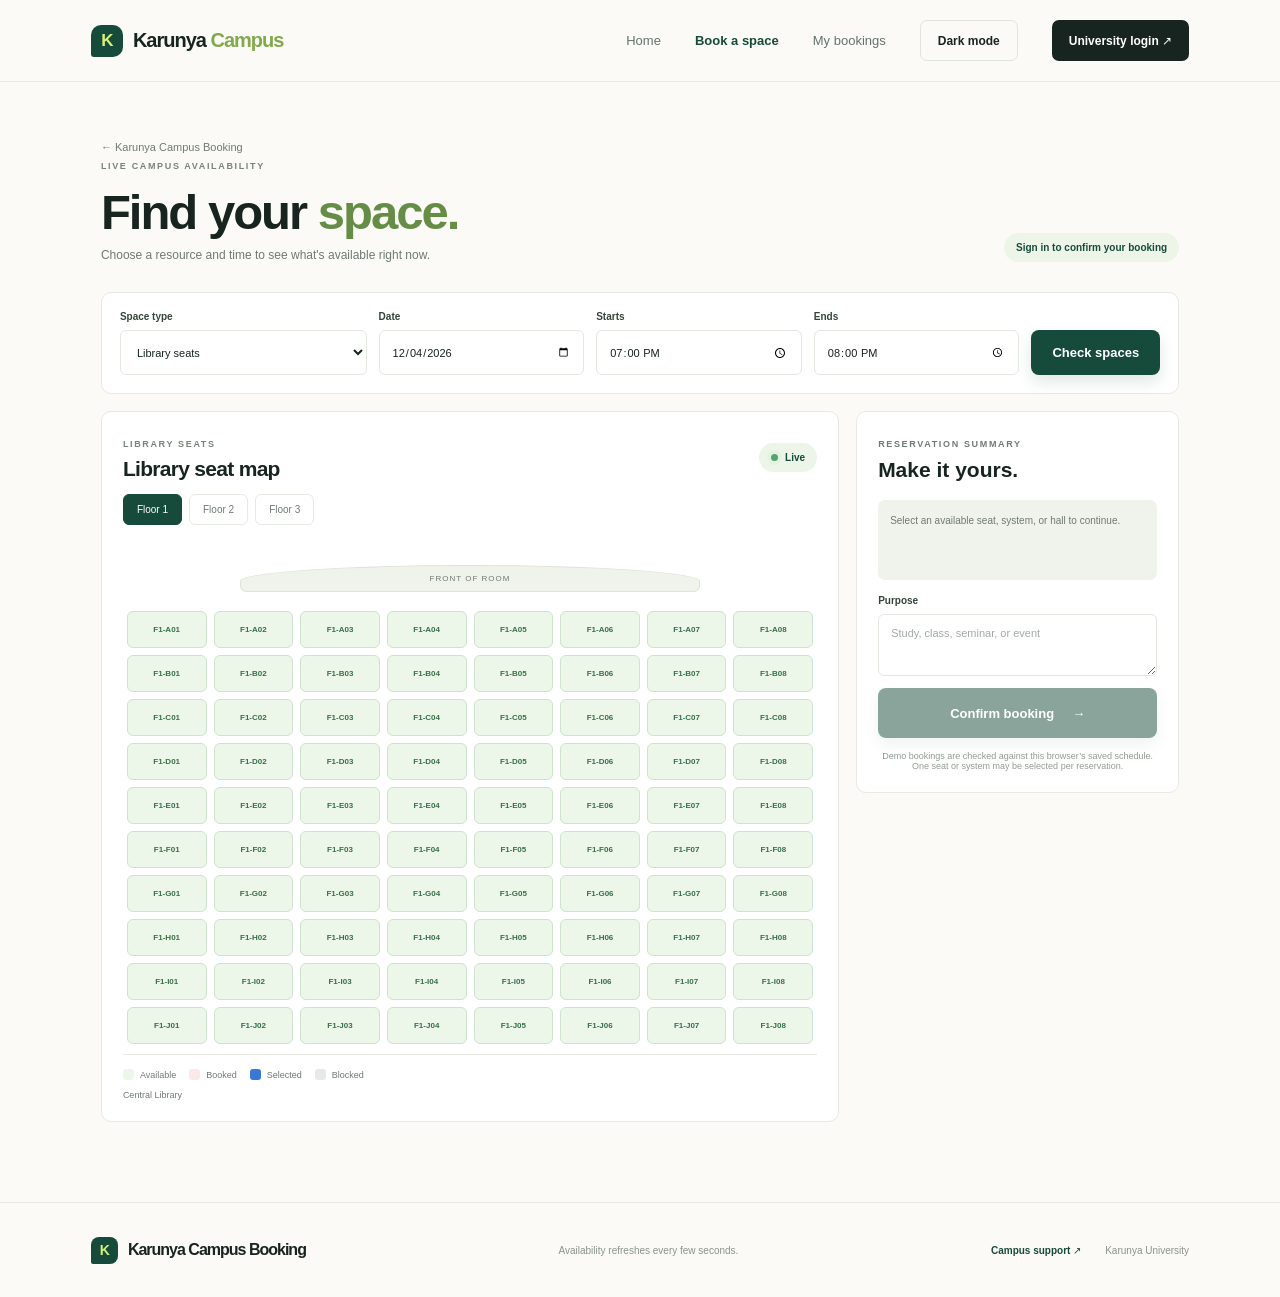
<file: campus-booking.html>
<!doctype html>
<html lang="en">
<head>
  <meta charset="utf-8">
  <meta name="viewport" content="width=device-width, initial-scale=1">
  <title>Reserve a Space — Karunya Campus Booking</title>
  <link rel="stylesheet" href="styles.css">
  <script src="demo.js" defer></script>
  <script src="karunya.js" defer></script>
</head>
<body data-karunya-page="booking">
  <header class="site-header karunya-header">
    <a class="brand" href="index.html"><span class="brand-mark">K</span><span>Karunya <span class="brand-dot">Campus</span></span></a>
    <button class="menu-toggle" type="button" aria-label="Open navigation" aria-expanded="false">☰</button>
    <nav class="site-nav" aria-label="Main navigation"><a class="nav-link" href="index.html">Home</a><a class="nav-link active" href="campus-booking.html">Book a space</a><a class="nav-link" href="karunya-dashboard.html">My bookings</a><a class="button button-small button-outline" data-theme-toggle href="#">Dark mode</a><a class="button button-small button-dark" data-user-link href="login.html">University login ↗</a></nav>
  </header>
  <main class="page-main campus-booking-main">
    <a class="back-link" href="index.html">← Karunya Campus Booking</a>
    <section class="page-heading"><div><span class="eyebrow">LIVE CAMPUS AVAILABILITY</span><h1>Find your <span class="text-accent">space.</span></h1><p>Choose a resource and time to see what's available right now.</p></div><div class="karunya-role-pill" data-role-pill>Sign in to book</div></section>
    <section class="campus-search-panel" aria-label="Booking time">
      <label class="form-field"><span>Space type</span><select id="campus-category"><option value="LIBRARY">Library seats</option><option value="COMPUTER_LAB">Computer labs</option><option value="SEMINAR_HALL">Seminar halls · Faculty</option></select></label>
      <label class="form-field"><span>Date</span><input id="campus-date" type="date" required></label>
      <label class="form-field"><span>Starts</span><input id="campus-start" type="time" value="10:00" required></label>
      <label class="form-field"><span>Ends</span><input id="campus-end" type="time" value="11:00" required></label>
      <button class="button button-primary" id="check-availability" type="button">Check spaces</button>
    </section>
    <p class="form-message" id="campus-message" role="status" aria-live="polite"></p>
    <section class="campus-selection-layout">
      <div class="campus-map-panel">
        <div class="card-heading"><div><span class="eyebrow" data-map-eyebrow>SELECT A FLOOR</span><h2 data-map-title>Library</h2></div><span class="live-indicator"><i></i> Live</span></div>
        <div class="floor-tabs" data-floor-tabs role="tablist" aria-label="Library floor"></div>
        <div class="facility-chooser" data-facilities></div>
        <div class="seat-map-scroll"><div class="seat-map" data-seat-map aria-live="polite"><div class="empty-state">Choose a date and time to load available spaces.</div></div></div>
        <div class="seat-legend" aria-label="Availability legend"><span><i class="seat-available"></i> Available</span><span><i class="seat-booked"></i> Booked</span><span><i class="seat-selected"></i> Selected</span><span><i class="seat-blocked"></i> Blocked</span></div>
        <p class="facility-details" data-facility-details></p>
      </div>
      <aside class="campus-book-panel">
        <span class="eyebrow">RESERVATION SUMMARY</span><h2>Make it yours.</h2>
        <div class="selection-summary" data-selection-summary><p>Select an available seat, system, or hall to continue.</p></div>
        <label class="form-field"><span>Purpose</span><textarea id="campus-purpose" rows="3" maxlength="500" placeholder="Study, class, seminar, or event" required></textarea></label>
        <label class="form-field" data-attendance-field hidden><span>Expected attendance</span><input id="campus-attendance" type="number" min="1" step="1" placeholder="Number of attendees"></label>
        <label class="form-field" data-repeat-field hidden><span>Weekly repeats</span><select id="campus-repeat"><option value="1">One-time booking</option><option value="2">2 weeks</option><option value="4">4 weeks</option><option value="8">8 weeks</option><option value="12">12 weeks</option></select></label>
        <button class="button button-primary button-full" id="confirm-campus-booking" type="button" disabled>Confirm booking <span>→</span></button>
        <p class="form-hint">Demo bookings are checked against this browser’s saved schedule. One seat or system may be selected per reservation.</p>
      </aside>
    </section>
    <dialog class="resource-dialog karunya-confirm-dialog" data-confirm-dialog><div data-confirm-content></div><button class="button button-primary button-full" data-close-confirm type="button">Done</button></dialog>
  </main>
  <footer class="site-footer"><a class="brand brand-footer" href="index.html"><span class="brand-mark">K</span><span>Karunya Campus Booking</span></a><p>Availability refreshes every few seconds.</p><div class="footer-contact"><a href="mailto:campus-support@example.edu">Campus support ↗</a><span>Karunya University</span></div></footer>
</body>
</html>
</file>
<file: styles.css>
:root {
  --ink: #17241f;
  --muted: #6f7a74;
  --paper: #fbfaf6;
  --white: #fff;
  --green: #164b3b;
  --green-dark: #10392e;
  --lime: #d7f276;
  --line: #e7e9e3;
  --soft: #f0f3eb;
  --coral: #e88466;
  --shadow: 0 18px 55px rgba(24, 49, 37, .09);
  font-family: "Aptos", "Segoe UI", sans-serif;
  color: var(--ink);
  background: var(--paper);
  font-synthesis: none;
  text-rendering: optimizeLegibility;
}
* { box-sizing: border-box; }
[hidden] { display: none !important; }
html { scroll-behavior: smooth; }
body { margin: 0; min-width: 320px; background: var(--paper); }
body, input, button, select, textarea { font-family: "Aptos", "Segoe UI", sans-serif; }
button, a, select { -webkit-tap-highlight-color: transparent; }
button { cursor: pointer; }
a { color: inherit; text-decoration: none; }
img { display: block; max-width: 100%; }
h1, h2, h3, p { margin-top: 0; }
h1, h2, h3, .brand { font-family: "Aptos Display", "Segoe UI", sans-serif; }
.sr-only { position: absolute; width: 1px; height: 1px; padding: 0; margin: -1px; overflow: hidden; clip: rect(0,0,0,0); white-space: nowrap; border: 0; }
.site-header { height: 82px; max-width: 1440px; padding: 0 7.1%; margin: auto; display: flex; align-items: center; justify-content: space-between; border-bottom: 1px solid rgba(27, 56, 42, .08); position: relative; z-index: 3; background: var(--paper); }
.brand { display: inline-flex; gap: 10px; align-items: center; font-family: "Aptos Display", "Segoe UI", sans-serif; font-size: 20px; font-weight: 800; letter-spacing: -1px; }
.brand-mark { width: 32px; height: 32px; display: grid; place-items: center; color: var(--lime); background: var(--green); border-radius: 10px 10px 10px 3px; font-size: 17px; }
.brand-dot { color: #82a94c; }
.site-nav { display: flex; align-items: center; gap: 34px; }
.demo-user-chip { max-width: 220px; overflow: hidden; color: var(--green); font-size: 11px; font-weight: 700; text-overflow: ellipsis; white-space: nowrap; }
.demo-mode-note { margin: 15px 0 0; color: var(--muted); font-size: 10px !important; }
.nav-link { font-size: 13px; color: #65726c; transition: color .2s ease; }
.nav-link:hover, .nav-link.active { color: var(--green); }
.nav-link.active { font-weight: 700; }
.button { border: 0; border-radius: 8px; min-height: 50px; display: inline-flex; align-items: center; justify-content: center; gap: 18px; padding: 0 21px; font-size: 13px; font-weight: 700; transition: transform .2s, background-color .2s, box-shadow .2s; }
.button:hover { transform: translateY(-2px); }
.button-primary { background: var(--green); color: #fff; box-shadow: 0 7px 16px rgba(22,75,59,.13); }
.button-primary:hover, .button-dark:hover { background: var(--green-dark); }
.button-dark { color: white; background: var(--ink); }
.button-light { color: var(--ink); background: var(--lime); }
.button-light:hover { background: #e2fb98; box-shadow: 0 8px 20px rgba(0,0,0,.1); }
.button-outline { border: 1px solid #dfe4dd; color: var(--ink); background: transparent; }
.button-small { min-height: 41px; padding: 0 17px; border-radius: 7px; font-size: 12px; }
.button-full { width: 100%; }
.menu-toggle { display: none; border: 0; color: var(--green); background: none; font-size: 24px; }
.hero { min-height: 568px; max-width: 1440px; margin: 0 auto; padding: 61px 7.1% 64px; display: grid; grid-template-columns: 1fr .95fr; align-items: center; gap: 6%; }
.hero-copy { padding: 14px 0 0; }
.eyebrow { color: #77847a; letter-spacing: 1.65px; font-size: 9px; font-weight: 700; }
.eyebrow-dot { display: inline-block; vertical-align: 1px; width: 7px; height: 7px; margin-right: 7px; border-radius: 50%; background: #8cb44e; }
.hero h1 { margin: 19px 0 18px; font-size: clamp(44px, 5vw, 66px); line-height: 1.09; letter-spacing: -3.4px; font-weight: 800; }
.text-accent { color: #668d46; }
.hero-description { max-width: 430px; margin-bottom: 27px; color: var(--muted); font-size: 14px; line-height: 1.8; }
.hero-search { max-width: 520px; height: 64px; padding: 7px; display: flex; align-items: center; gap: 9px; border: 1px solid #edf0e9; border-radius: 9px; background: #fff; box-shadow: 0 8px 27px rgba(30, 50, 37, .06); }
.search-icon { padding-left: 9px; color: #89968c; font-size: 28px; line-height: 1; }
.hero-search input, .search-control input { min-width: 0; flex: 1; border: 0; outline: 0; color: var(--ink); font-size: 12px; background: transparent; }
.hero-search input::placeholder, .search-control input::placeholder { color: #99a19c; }
.hero-search .button { min-height: 48px; padding: 0 17px; white-space: nowrap; }
.karunya-home-link { margin: 13px 0 0; }
.karunya-home-link .text-link { font-size: 10px; }
.hero-footnote { display: flex; align-items: center; gap: 12px; margin-top: 23px; color: #8b948e; font-size: 10px; }
.hero-footnote strong { color: #56665b; }
.avatar-stack { display: flex; padding-left: 4px; }
.avatar-stack i { width: 23px; height: 23px; margin-left: -4px; display: grid; place-items: center; border: 2px solid var(--paper); border-radius: 50%; background: #d9e8c1; color: #4a6945; font-size: 8px; font-style: normal; font-weight: 700; }
.avatar-stack i:nth-child(2) { background: #f4d0b4; color: #865944; }
.avatar-stack i:nth-child(3) { background: #d2e0e5; color: #4e6872; }
.footnote-divider { height: 14px; width: 1px; background: #d7ddd6; }
.hero-art { position: relative; height: 430px; }
.hero-photo, .about-photo, .auth-visual-photo { background-position: center; background-size: cover; }
.hero-photo { position: absolute; inset: 5px 16px 9px 22px; border-radius: 48% 48% 8px 8px; background-image: linear-gradient(180deg, rgba(33,56,39,.03), rgba(22,45,34,.08)), url("assets/campus-hero.svg"); }
.hero-art::before { content: ""; position: absolute; width: 88px; height: 88px; right: 0; top: 43px; border-radius: 50%; background: var(--lime); opacity: .8; }
.floating-note { position: absolute; display: flex; align-items: center; gap: 11px; min-width: 190px; padding: 12px 15px; border: 1px solid rgba(23,36,31,.06); border-radius: 10px; background: white; box-shadow: var(--shadow); }
.floating-note strong, .floating-note small { display: block; }
.floating-note strong { margin-bottom: 3px; font-size: 10px; }
.floating-note small { color: #88938b; font-size: 9px; }
.note-top { top: 54px; left: -28px; }
.note-bottom { right: -15px; bottom: 52px; }
.note-icon { width: 25px; height: 25px; display: grid; place-items: center; border-radius: 7px; font-size: 14px; font-weight: 700; }
.note-lime { color: var(--green); background: var(--lime); }
.availability-dot { width: 9px; height: 9px; margin: 0 8px; border-radius: 50%; background: #71b579; box-shadow: 0 0 0 4px #ebf5e9; }
.hero-sticker { position: absolute; right: 3px; top: 173px; width: 105px; height: 105px; display: grid; align-content: center; padding-left: 15px; border-radius: 50%; color: #203d2c; background: #f4d6ab; font-size: 9px; font-weight: 800; line-height: 1.35; letter-spacing: .5px; transform: rotate(9deg); }
.hero-sticker span { color: #667f3c; }
.section { padding: 65px 7.1%; }
.section-featured { background: #f3f5ef; }
.section-heading { max-width: 1300px; margin: 0 auto 29px; display: flex; justify-content: space-between; align-items: end; }
.section-heading h2, .about-copy h2 { margin: 12px 0 0; font-size: 34px; letter-spacing: -1.6px; line-height: 1.16; }
.text-link { display: inline-flex; align-items: center; gap: 12px; color: var(--green); font-size: 12px; font-weight: 700; transition: gap .2s; }
.text-link:hover { gap: 17px; }
.resource-grid { display: grid; grid-template-columns: repeat(3, minmax(0, 1fr)); gap: 19px; }
.featured-grid { max-width: 1300px; margin: auto; }
.resource-card { min-width: 0; overflow: hidden; border: 1px solid #e8ebe4; border-radius: 11px; background: white; transition: transform .25s ease, box-shadow .25s ease; }
.resource-card:hover { transform: translateY(-5px); box-shadow: 0 15px 32px rgba(29,53,40,.11); }
.resource-image { height: 182px; position: relative; background-color: #e5e9de; background-size: cover; background-position: center; }
.resource-image img { width: 100%; height: 100%; object-fit: cover; }
.resource-dialog .resource-image { overflow: hidden; border-radius: 7px; }
.resource-image::after { content: ""; position: absolute; inset: 0; background: linear-gradient(180deg, transparent 53%, rgba(12,28,21,.24)); }
.resource-type { position: absolute; z-index: 1; left: 13px; top: 13px; padding: 7px 9px; border-radius: 5px; color: #334436; background: rgba(255,255,255,.92); font-size: 9px; font-weight: 700; }
.resource-card-body { padding: 16px 16px 14px; }
.resource-card-top { display: flex; align-items: flex-start; justify-content: space-between; gap: 8px; }
.resource-card h3 { margin: 0; font-size: 16px; letter-spacing: -.5px; }
.availability-pill, .status-pill { display: inline-flex; align-items: center; gap: 5px; flex: 0 0 auto; padding: 6px 8px; border-radius: 20px; font-size: 9px; font-weight: 700; }
.availability-pill::before { content: ""; width: 5px; height: 5px; border-radius: 50%; background: currentColor; }
.is-available { color: #36734a; background: #edf6e9; }
.is-unavailable { color: #8a6253; background: #fbefeb; }
.resource-location { margin: 9px 0 8px; color: #7e8980; font-size: 10px; }
.resource-description { min-height: 37px; margin: 0; color: #6e7a72; font-size: 11px; line-height: 1.65; }
.resource-card-foot { display: flex; justify-content: space-between; align-items: center; margin-top: 14px; padding-top: 12px; border-top: 1px solid #eef0ec; }
.capacity { color: #7c877f; font-size: 10px; }
.capacity strong { color: var(--ink); }
.card-actions { display: flex; align-items: center; gap: 12px; }
.card-action { padding: 5px 0; border: 0; color: var(--green); background: transparent; font-size: 10px; font-weight: 700; }
.card-action:hover { text-decoration: underline; }
.card-action.book-action { padding: 8px 10px; border-radius: 5px; color: white; background: var(--green); }
.card-action:disabled { cursor: not-allowed; opacity: .45; }
.loading-card, .empty-state { grid-column: 1 / -1; min-height: 130px; display: flex; align-items: center; justify-content: center; gap: 11px; padding: 30px; border: 1px dashed #dfe5dc; border-radius: 10px; color: #79857c; font-size: 12px; }
.spinner { width: 17px; height: 17px; border: 2px solid #e1e9db; border-top-color: #5e8a4b; border-radius: 50%; animation: spin .75s linear infinite; }
.button .spinner { border-color: rgba(255,255,255,.35); border-top-color: #fff; }
.button[aria-busy="true"] { cursor: wait; }
@keyframes spin { to { transform: rotate(360deg); } }
.quick-book { margin: 70px auto; max-width: 1100px; min-height: 177px; padding: 37px 48px; display: flex; align-items: center; gap: 24px; border-radius: 11px; color: white; background: var(--green); }
.quick-icon { width: 49px; height: 49px; flex: 0 0 auto; display: grid; place-items: center; border-radius: 13px; color: var(--green); background: var(--lime); font-size: 27px; }
.quick-book .eyebrow { color: #bbd0c3; }
.quick-book h2 { margin: 6px 0 4px; font-size: 23px; letter-spacing: -.8px; }
.quick-book p { margin: 0; color: #c2d0c7; font-size: 11px; }
.quick-book .button { margin-left: auto; }
.about-section { max-width: 1200px; margin: 0 auto; padding: 27px 7.1% 84px; display: grid; grid-template-columns: 1fr 1fr; align-items: center; gap: 9%; }
.about-art { height: 325px; position: relative; }
.about-photo { position: absolute; inset: 0 50px 18px 0; border-radius: 9px; background-image: linear-gradient(180deg, rgba(20,40,29,.03), rgba(20,40,29,.12)), url("assets/campus-about.svg"); }
.about-art::before { content: ""; position: absolute; top: -18px; left: -18px; width: 85px; height: 85px; border: 1px solid #d5e0c9; border-radius: 50%; }
.about-label { position: absolute; right: 0; bottom: 4px; padding: 20px 19px; border-radius: 8px; color: #243d2b; background: var(--lime); font-size: 10px; font-weight: 800; line-height: 1.5; letter-spacing: .7px; }
.about-label span { color: #688547; }
.about-copy h2 { margin: 13px 0 17px; font-size: 39px; }
.about-copy p { max-width: 395px; margin-bottom: 22px; color: var(--muted); font-size: 12px; line-height: 1.9; }
.site-footer { min-height: 95px; padding: 23px 7.1%; display: flex; align-items: center; justify-content: space-between; border-top: 1px solid var(--line); }
.brand-footer { font-size: 16px; }
.brand-footer .brand-mark { width: 27px; height: 27px; border-radius: 8px 8px 8px 2px; font-size: 14px; }
.site-footer p, .footer-contact { margin: 0; color: #8a948d; font-size: 10px; }
.footer-contact { display: flex; gap: 24px; align-items: center; }
.footer-contact a { color: var(--green); font-weight: 700; }

/* Shared inner pages */
.page-main, .dashboard-main { max-width: 1300px; padding: 55px 7.1% 80px; margin: auto; }
.page-heading, .dashboard-welcome { display: flex; justify-content: space-between; align-items: end; gap: 24px; margin-bottom: 30px; }
.page-heading h1, .dashboard-welcome h1, .booking-intro h1 { margin: 11px 0 8px; font-size: clamp(36px, 4vw, 49px); line-height: 1.15; letter-spacing: -2px; }
.page-heading p, .dashboard-welcome p, .booking-intro p { margin: 0; color: var(--muted); font-size: 12px; }
.resource-controls { display: flex; gap: 12px; padding: 17px; border: 1px solid var(--line); border-radius: 9px; background: white; }
.search-control { min-width: 150px; flex: 1; height: 42px; display: flex; align-items: center; gap: 10px; padding: 0 12px; border: 1px solid #edf0eb; border-radius: 6px; color: #87948b; font-size: 20px; }
.filter-control { display: inline-flex; align-items: center; }
.filter-control select { min-width: 150px; height: 42px; padding: 0 31px 0 12px; border: 1px solid #edf0eb; border-radius: 6px; color: #56645a; outline: 0; background: white; font-size: 10px; }
.results-meta { display: flex; justify-content: space-between; align-items: center; margin: 24px 0 14px; color: #879188; font-size: 10px; }
.clear-filters { border: 0; color: var(--green); background: none; font-size: 10px; font-weight: 700; }
.resources-page-grid { grid-template-columns: repeat(3, minmax(0, 1fr)); }
.inline-message { color: #a64c38; font-size: 12px; }
.inline-message[hidden] { display: none; }

/* Login */
.back-link { color: #6e7b72; font-size: 11px; }
.back-link:hover { color: var(--green); }
.site-header:has(.back-link) { border: 0; }
.auth-layout { min-height: calc(100vh - 82px); display: grid; grid-template-columns: minmax(400px, .95fr) 1.05fr; }
.auth-panel { width: 100%; max-width: 470px; padding: 45px 55px; margin: auto; }
.auth-topline { display: flex; justify-content: space-between; align-items: center; }
.auth-lock { color: #7d9d53; font-size: 20px; }
.auth-panel h1 { margin: 17px 0 10px; font-size: 44px; line-height: 1.1; letter-spacing: -2px; }
.auth-subtitle { margin-bottom: 28px; color: var(--muted); font-size: 12px; line-height: 1.7; }
.role-switch { display: grid; grid-template-columns: repeat(3, 1fr); gap: 5px; margin-bottom: 24px; padding: 4px; border-radius: 7px; background: #eff2eb; }
.role-option { height: 37px; border: 0; border-radius: 5px; color: #78847b; background: transparent; font-size: 11px; font-weight: 600; }
.role-option.active { color: var(--green); background: white; box-shadow: 0 2px 6px rgba(30,50,37,.08); }
.form-field { display: flex; flex-direction: column; gap: 8px; margin-bottom: 16px; }
.form-field > span { color: #34443a; font-size: 10px; font-weight: 700; }
.form-field input, .form-field select, .form-field textarea { width: 100%; min-height: 45px; padding: 0 12px; border: 1px solid #e3e8e0; border-radius: 6px; outline: none; color: var(--ink); background: white; font-size: 11px; transition: border-color .2s, box-shadow .2s; }
.form-field textarea { min-height: auto; padding: 12px; resize: vertical; }
.form-field input:focus, .form-field select:focus, .form-field textarea:focus { border-color: #82a46d; box-shadow: 0 0 0 3px rgba(130,164,109,.13); }
.form-field input::placeholder, .form-field textarea::placeholder { color: #a2aaa3; }
.form-options { display: flex; justify-content: space-between; align-items: center; margin: 4px 0 19px; }
.remember-option { display: inline-flex; align-items: center; gap: 7px; color: #727d75; font-size: 10px; }
.remember-option input { accent-color: var(--green); }
.text-button { padding: 0; border: 0; color: var(--green); background: none; font-size: 10px; font-weight: 700; }
.form-message { min-height: 16px; margin: 9px 0 0; color: #a64c38; font-size: 11px; line-height: 1.5; }
.form-message.success { color: #37704a; }
.auth-footnote { margin-top: 24px; padding-top: 17px; border-top: 1px solid var(--line); color: #879188; text-align: center; font-size: 10px; }
.auth-visual { position: relative; min-height: 600px; overflow: hidden; background: #274c3a; }
.auth-visual-photo { position: absolute; inset: 0; background-image: linear-gradient(180deg, rgba(17,48,34,.1), rgba(17,48,34,.82)), url("assets/library-room.svg"); }
.auth-visual-caption { position: absolute; right: 10%; bottom: 9%; left: 10%; color: white; }
.auth-visual-caption .eyebrow { color: #d5dfd1; }
.auth-visual-caption p { margin: 13px 0 0; font-family: "Manrope", sans-serif; font-size: 38px; line-height: 1.2; letter-spacing: -1px; }
.auth-visual-caption p strong { color: var(--lime); }
.visual-decoration { position: absolute; right: 0; bottom: -42px; color: rgba(255,255,255,.17); font-family: "Manrope", sans-serif; font-size: 110px; font-weight: 800; }

/* Dashboards */
.dashboard-main { padding-top: 50px; }
.dashboard-welcome { margin-bottom: 28px; }
.dashboard-welcome h1 { font-size: 37px; }
.stat-grid { display: grid; grid-template-columns: repeat(3, 1fr); gap: 14px; margin-bottom: 19px; }
.stat-card { min-height: 128px; padding: 18px 19px; border: 1px solid var(--line); border-radius: 8px; background: white; }
.stat-label, .stat-note { display: block; color: #77837a; font-size: 10px; }
.stat-card strong { display: block; margin: 12px 0 6px; font-family: "Manrope", sans-serif; font-size: 27px; letter-spacing: -.8px; }
.stat-note { color: #a0a9a1; font-size: 9px; }
.dashboard-columns { display: grid; grid-template-columns: 1.55fr .85fr; gap: 17px; align-items: start; }
.dashboard-card { min-width: 0; padding: 21px; border: 1px solid var(--line); border-radius: 8px; background: white; }
.card-heading { display: flex; align-items: center; justify-content: space-between; gap: 14px; margin-bottom: 16px; }
.card-heading h2 { margin: 6px 0 0; font-size: 20px; letter-spacing: -.7px; }
.card-heading .text-link { font-size: 10px; }
.booking-list { min-height: 94px; }
.booking-row { display: flex; align-items: center; gap: 13px; padding: 14px 0; border-top: 1px solid #eff1ed; }
.booking-date-box { width: 47px; height: 48px; flex: 0 0 auto; display: grid; align-content: center; justify-items: center; border-radius: 6px; color: var(--green); background: #eff4e8; }
.booking-date-box strong { font-family: "Manrope", sans-serif; font-size: 15px; line-height: 1; }
.booking-date-box span { margin-top: 4px; font-size: 8px; font-weight: 700; text-transform: uppercase; }
.booking-details { min-width: 0; flex: 1; }
.booking-details strong, .booking-details span { display: block; overflow: hidden; text-overflow: ellipsis; white-space: nowrap; }
.booking-details strong { margin-bottom: 5px; font-size: 11px; }
.booking-details span { color: #879188; font-size: 9px; }
.status-pill { padding: 6px 8px; font-size: 8px; text-transform: capitalize; }
.status-pending { color: #936c24; background: #fbf3dc; }
.status-approved { color: #37734b; background: #eaf5e9; }
.status-rejected { color: #9c4e40; background: #f9eae6; }
.status-cancelled { color: #6d7770; background: #eef0ed; }
.booking-cancel { margin-left: 4px; white-space: nowrap; }
.student-management { margin-bottom: 18px; }
.profile-card { padding: 19px; border: 1px solid var(--line); border-radius: 8px; background: white; }
.profile-avatar { width: 43px; height: 43px; display: grid; place-items: center; margin-bottom: 14px; border-radius: 13px; color: var(--green); background: var(--lime); font-family: "Manrope", sans-serif; font-size: 17px; font-weight: 800; }
.profile-card h2 { margin: 7px 0 3px; font-size: 17px; }
.profile-card > p { margin-bottom: 18px; color: #89938b; font-size: 10px; }
.profile-form { padding-top: 15px; border-top: 1px solid var(--line); }
.profile-form .form-field { margin-bottom: 11px; }
.profile-form .form-field input { min-height: 38px; }
.profile-form .button { min-height: 39px; font-size: 10px; }
.discover-card { min-height: 140px; position: relative; display: block; overflow: hidden; margin-top: 14px; padding: 19px; border-radius: 8px; color: white; background: var(--green); }
.discover-card .eyebrow { color: #bed0c4; }
.discover-card strong { display: block; margin-top: 13px; font-family: "Manrope", sans-serif; font-size: 17px; line-height: 1.25; }
.discover-arrow { position: absolute; right: 17px; bottom: 14px; color: var(--lime); font-size: 21px; }
.history-section { margin-top: 18px; }
.table-wrap { width: 100%; overflow-x: auto; }
.data-table { width: 100%; border-collapse: collapse; text-align: left; }
.data-table th { padding: 11px 10px; border-bottom: 1px solid var(--line); color: #879188; font-size: 9px; font-weight: 600; white-space: nowrap; }
.data-table td { padding: 13px 10px; border-bottom: 1px solid #f0f2ee; color: #58665c; font-size: 10px; vertical-align: middle; }
.data-table tbody tr:last-child td { border-bottom: 0; }
.data-table td:first-child { color: var(--ink); font-weight: 700; }
.data-table .empty-row td { padding: 26px 10px; color: #879188; text-align: center; font-weight: 400; }
.admin-stat-grid { grid-template-columns: repeat(4, 1fr); }
.admin-stat-grid .stat-card { min-height: 115px; }
.admin-stat-grid .stat-card strong { font-size: 24px; }
.admin-status-row { display: flex; gap: 13px; margin: -3px 0 19px; }
.status-summary { min-width: 170px; padding: 12px 15px; display: flex; align-items: center; gap: 9px; border: 1px solid var(--line); border-radius: 7px; background: white; color: #77837a; font-size: 10px; }
.status-summary strong { margin-left: auto; color: var(--ink); font-family: "Manrope", sans-serif; font-size: 14px; }
.status-dot { width: 7px; height: 7px; border-radius: 50%; }
.approved-dot { background: #69a875; }
.rejected-dot { background: #d9806b; }
.admin-bookings, .resource-management { margin-bottom: 18px; }
.admin-bookings .filter-control select { min-width: 126px; }
.table-action { margin-right: 6px; padding: 7px 9px; border: 0; border-radius: 4px; font-size: 9px; font-weight: 700; }
.approve-action { color: #357044; background: #edf5e9; }
.reject-action { color: #a04839; background: #f9ece7; }
.edit-action { color: var(--green); background: #eff3ea; }
.delete-action { color: #a04839; background: #f9ece7; }
.resource-dialog { width: min(460px, calc(100% - 30px)); max-height: 90vh; overflow-y: auto; padding: 24px; border: 1px solid var(--line); border-radius: 11px; box-shadow: var(--shadow); }
.resource-dialog::backdrop { background: rgba(18,33,26,.55); backdrop-filter: blur(2px); }
.details-book-link-wrap { margin-top: 20px; }
.resource-dialog form > .form-field { margin-bottom: 13px; }
.icon-button { width: 30px; height: 30px; border: 0; border-radius: 50%; color: #66756a; background: #f0f3ed; font-size: 21px; }

/* Booking */
.booking-main { max-width: 1100px; margin: auto; padding: 43px 7.1% 80px; }
.booking-intro { margin: 24px 0 29px; }
.booking-intro h1 { margin-top: 8px; }
.booking-layout { display: grid; grid-template-columns: 1.3fr .7fr; gap: 38px; align-items: start; }
.booking-form { padding: 27px; border: 1px solid var(--line); border-radius: 9px; background: white; }
.form-section-title { display: flex; gap: 12px; align-items: flex-start; margin: 5px 0 16px; }
.form-section-title:not(:first-child) { margin-top: 24px; padding-top: 22px; border-top: 1px solid #edf0eb; }
.form-section-title > span { width: 25px; height: 25px; flex: 0 0 auto; display: grid; place-items: center; border-radius: 7px; color: var(--green); background: #eff4e7; font-size: 9px; font-weight: 700; }
.form-section-title h2 { margin: 1px 0 4px; font-size: 14px; }
.form-section-title p { margin: 0; color: #8b958d; font-size: 10px; }
.form-row { display: grid; grid-template-columns: 1fr 1fr; gap: 13px; }
.booking-form .form-field { margin-bottom: 14px; }
.form-hint { margin: 13px 0 0; color: #929b93; text-align: center; font-size: 9px; }
.booking-aside { padding: 25px; border-radius: 9px; color: white; background: var(--green); }
.booking-summary { position: relative; }
.booking-summary .eyebrow { color: #bbd0c3; }
.summary-icon { width: 41px; height: 41px; display: grid; place-items: center; margin: 26px 0 17px; border-radius: 11px; color: var(--green); background: var(--lime); font-size: 20px; }
.booking-summary h2 { margin: 0 0 11px; font-size: 24px; line-height: 1.22; letter-spacing: -.8px; }
.booking-summary p { color: #c5d2c9; font-size: 10px; line-height: 1.8; }
.summary-divider { height: 1px; margin: 21px 0 17px; background: rgba(255,255,255,.16); }
.summary-point { display: flex; gap: 9px; align-items: center; margin: 12px 0; color: #e3ebe5; font-size: 10px; }
.summary-point span { color: var(--lime); font-weight: 700; }

@media (min-width: 1441px) { .hero, .section, .site-header { padding-left: 100px; padding-right: 100px; } }
@media (max-width: 1000px) {
  .site-header { padding-left: 5%; padding-right: 5%; }
  .hero { padding-left: 5%; padding-right: 5%; gap: 3%; }
  .hero h1 { font-size: 54px; }
  .hero-art { height: 390px; }
  .section { padding-left: 5%; padding-right: 5%; }
  .page-main, .dashboard-main { padding-left: 5%; padding-right: 5%; }
  .site-nav { gap: 20px; }
  .resource-grid { gap: 13px; }
  .resource-card-foot { align-items: flex-start; flex-direction: column; gap: 9px; }
  .card-actions { width: 100%; justify-content: space-between; }
  .about-section { padding-left: 5%; padding-right: 5%; }
  .booking-main { padding-left: 5%; padding-right: 5%; }
}
@media (max-width: 720px) {
  .site-header { height: 70px; padding: 0 22px; }
  .menu-toggle { display: block; }
  .site-nav { display: none; position: absolute; top: 69px; right: 0; left: 0; padding: 17px 22px 21px; align-items: stretch; flex-direction: column; gap: 16px; border-bottom: 1px solid var(--line); background: var(--paper); box-shadow: 0 15px 20px rgba(20,40,28,.08); }
  .site-nav.open { display: flex; }
  .site-nav .button { align-self: flex-start; }
  .demo-user-chip { max-width: 100%; }
  .hero { min-height: auto; padding: 45px 22px 38px; grid-template-columns: 1fr; gap: 28px; }
  .hero h1 { margin-top: 16px; font-size: clamp(46px, 12vw, 62px); }
  .hero-description { font-size: 13px; }
  .hero-art { height: 330px; margin: 0 8px; }
  .hero-photo { inset: 0 17px 0 20px; border-radius: 45% 45% 8px 8px; }
  .note-top { top: 31px; left: -8px; }
  .note-bottom { right: -12px; bottom: 23px; }
  .hero-sticker { top: 121px; right: -1px; width: 86px; height: 86px; font-size: 8px; }
  .section { padding: 48px 22px; }
  .section-heading { align-items: flex-start; flex-direction: column; gap: 16px; }
  .section-heading h2 { font-size: 31px; }
  .resource-grid, .resources-page-grid { grid-template-columns: repeat(2, minmax(0, 1fr)); }
  .resource-image { height: 145px; }
  .resource-card-body { padding: 13px; }
  .resource-card h3 { font-size: 14px; }
  .resource-card-top { flex-direction: column; }
  .availability-pill { font-size: 8px; }
  .quick-book { margin: 35px 22px; padding: 25px; flex-wrap: wrap; gap: 15px; }
  .quick-book > div:nth-child(2) { flex: 1; }
  .quick-book .button { width: 100%; margin: 4px 0 0; }
  .about-section { padding: 20px 22px 54px; grid-template-columns: 1fr; gap: 27px; }
  .about-art { height: 270px; margin: 0 10px; }
  .about-copy h2 { font-size: 34px; }
  .site-footer { padding: 22px; flex-wrap: wrap; gap: 12px; }
  .site-footer > p { display: none; }
  .footer-contact { gap: 12px; flex-direction: column; align-items: flex-end; font-size: 9px; }
  .page-main, .dashboard-main { padding: 38px 22px 58px; }
  .page-heading, .dashboard-welcome { align-items: flex-start; flex-direction: column; gap: 17px; }
  .page-heading h1, .dashboard-welcome h1 { font-size: 39px; }
  .resource-controls { padding: 12px; flex-wrap: wrap; }
  .search-control { flex-basis: 100%; }
  .filter-control { flex: 1; }
  .filter-control select { width: 100%; min-width: 0; }
  .resources-page-grid { gap: 12px; }
  .auth-layout { min-height: calc(100vh - 70px); grid-template-columns: 1fr; }
  .auth-panel { max-width: 500px; padding: 45px 25px; }
  .auth-visual { display: none; }
  .auth-panel h1 { font-size: 40px; }
  .site-header:has(.back-link) { height: 70px; padding: 0 22px; }
  .dashboard-welcome .button { align-self: flex-start; }
  .stat-grid, .admin-stat-grid { grid-template-columns: 1fr 1fr; }
  .stat-card { min-height: 112px; padding: 15px; }
  .stat-card strong { font-size: 24px; }
  .dashboard-columns { grid-template-columns: 1fr; }
  .dashboard-card { padding: 17px; }
  .history-section { margin-top: 15px; }
  .booking-main { padding: 30px 22px 58px; }
  .booking-layout { grid-template-columns: 1fr; gap: 17px; }
  .booking-form { padding: 20px; }
  .booking-aside { padding: 21px; }
  .summary-icon { margin-top: 18px; }
  .admin-status-row { flex-wrap: wrap; }
  .status-summary { min-width: calc(50% - 7px); }
  .admin-bookings .card-heading, .resource-management .card-heading { align-items: flex-start; }
}
@media (max-width: 440px) {
  .hero-search { height: auto; flex-wrap: wrap; padding: 8px; }
  .hero-search input { min-height: 40px; }
  .hero-search .button { width: 100%; }
  .hero-footnote { gap: 8px; font-size: 9px; }
  .resource-grid, .resources-page-grid { grid-template-columns: 1fr; }
  .resource-image { height: 185px; }
  .resource-card-top { flex-direction: row; align-items: center; }
  .resource-card-foot { flex-direction: row; align-items: center; }
  .card-actions { width: auto; }
  .card-action { font-size: 9px; }
  .auth-panel { padding-right: 21px; padding-left: 21px; }
  .form-row { grid-template-columns: 1fr; gap: 0; }
  .dashboard-main { padding-right: 17px; padding-left: 17px; }
  .data-table th, .data-table td { padding-right: 9px; padding-left: 9px; }
  .booking-row { flex-wrap: wrap; }
  .booking-row .status-pill { margin-left: 60px; }
}
@media (prefers-reduced-motion: reduce) {
  *, *::before, *::after { scroll-behavior: auto !important; animation-duration: .01ms !important; animation-iteration-count: 1 !important; transition-duration: .01ms !important; }
}

/* Karunya campus booking */
.karunya-main { max-width: 1440px; margin: auto; }
.karunya-hero { min-height: 490px; padding: 66px 7.1%; display: grid; grid-template-columns: 1.05fr .85fr; align-items: center; gap: 7%; }
.karunya-hero h1 { margin: 18px 0; font-size: clamp(42px, 5vw, 63px); line-height: 1.08; letter-spacing: -3px; }
.karunya-hero p { max-width: 490px; color: var(--muted); font-size: 14px; line-height: 1.8; }
.karunya-hero-actions { display: flex; align-items: center; gap: 24px; margin-top: 24px; }
.karunya-profile { margin: 18px 0 0; color: var(--muted); font-size: 11px; }
.karunya-hero-art { min-height: 360px; position: relative; }
.karunya-hero-art .hero-photo { inset: 0 30px 0 15px; border-radius: 48% 48% 9px 9px; }
.karunya-orbit { width: 108px; height: 108px; position: absolute; top: 28px; right: 0; display: grid; place-content: center; border-radius: 50%; color: var(--green); background: var(--lime); font-size: 10px; line-height: 1.25; transform: rotate(9deg); }
.karunya-orbit strong { font-size: 13px; }
.karunya-hero-note { position: absolute; right: 1px; bottom: 28px; padding: 13px 17px; border: 1px solid var(--line); border-radius: 9px; color: var(--ink); background: var(--white); box-shadow: var(--shadow); font-size: 11px; }
.karunya-hero-note .availability-dot { display: inline-block; vertical-align: middle; margin: 0 8px 0 0; }
.karunya-spaces { padding-top: 57px; background: var(--soft); }
.karunya-category-grid { display: grid; grid-template-columns: repeat(3, minmax(0, 1fr)); gap: 17px; }
.karunya-category-card { min-height: 235px; padding: 23px; display: flex; flex-direction: column; align-items: flex-start; border: 1px solid var(--line); border-radius: 10px; background: var(--white); transition: transform .2s, box-shadow .2s; }
.karunya-category-card:hover { transform: translateY(-4px); box-shadow: var(--shadow); }
.category-icon { width: 43px; height: 43px; display: grid; place-items: center; margin-bottom: 20px; border-radius: 12px; color: var(--green); background: var(--lime); font-size: 23px; }
.karunya-category-card h3 { margin: 7px 0; font-size: 21px; }
.karunya-category-card p { margin: 0 0 16px; color: var(--muted); font-size: 11px; line-height: 1.7; }
.karunya-category-card .text-link { margin-top: auto; font-size: 10px; }
.karunya-upcoming { max-width: 1200px; padding: 58px 7.1% 76px; margin: auto; }
.karunya-booking-list { display: grid; gap: 10px; }
.karunya-booking-card { min-width: 0; padding: 14px; display: flex; align-items: center; gap: 13px; border: 1px solid var(--line); border-radius: 8px; background: var(--white); }
.karunya-booking-details { min-width: 0; flex: 1; }
.karunya-booking-details strong, .karunya-booking-details span, .karunya-booking-details small { display: block; overflow: hidden; text-overflow: ellipsis; }
.karunya-booking-details strong { margin-bottom: 4px; font-size: 12px; }
.karunya-booking-details span, .karunya-booking-details small { color: var(--muted); font-size: 10px; line-height: 1.6; }
.karunya-booking-actions { display: flex; flex-wrap: wrap; gap: 4px; }
.karunya-notifications { margin-top: 21px; }
.karunya-notifications h3 { margin: 0 0 8px; font-size: 13px; }
.karunya-notification { padding: 11px 12px; display: flex; align-items: center; justify-content: space-between; gap: 12px; border-bottom: 1px solid var(--line); background: var(--white); }
.karunya-notification.unread { border-left: 3px solid #7fae6e; background: var(--soft); }
.karunya-notification strong, .karunya-notification small { display: block; }
.karunya-notification strong { font-size: 10px; }
.karunya-notification small { margin-top: 4px; color: var(--muted); font-size: 8px; }
.karunya-role-pill, .live-indicator { display: inline-flex; align-items: center; gap: 7px; padding: 9px 12px; border-radius: 99px; color: var(--green); background: #edf5e9; font-size: 10px; font-weight: 700; }
.live-indicator i { width: 7px; height: 7px; border-radius: 50%; background: #51a66b; box-shadow: 0 0 0 4px #e4f2e4; }
.campus-booking-main { max-width: 1260px; }
.campus-search-panel { margin: 22px 0 12px; padding: 18px; display: grid; grid-template-columns: 1.2fr 1fr 1fr 1fr auto; align-items: end; gap: 12px; border: 1px solid var(--line); border-radius: 10px; background: var(--white); }
.campus-search-panel .form-field { margin: 0; }
.campus-search-panel .button { min-height: 45px; white-space: nowrap; }
.campus-selection-layout { display: grid; grid-template-columns: minmax(0, 1.6fr) minmax(270px, .7fr); gap: 17px; align-items: start; margin-top: 17px; }
.campus-map-panel, .campus-book-panel { min-width: 0; padding: 21px; border: 1px solid var(--line); border-radius: 10px; background: var(--white); }
.campus-map-panel .card-heading { margin-bottom: 12px; }
.campus-map-panel .card-heading h2, .campus-book-panel h2 { margin: 6px 0 0; font-size: 21px; }
.floor-tabs { display: flex; gap: 7px; margin: 13px 0; overflow-x: auto; }
.floor-tabs[hidden] { display: none; }
.floor-tab { padding: 9px 13px; border: 1px solid var(--line); border-radius: 6px; color: var(--muted); background: transparent; font-size: 10px; white-space: nowrap; }
.floor-tab.active { border-color: var(--green); color: white; background: var(--green); }
.facility-chooser { display: grid; grid-template-columns: repeat(2, minmax(0, 1fr)); gap: 8px; margin: 12px 0; }
.facility-choice { min-width: 0; padding: 11px; display: flex; align-items: center; gap: 9px; border: 1px solid var(--line); border-radius: 7px; color: var(--ink); text-align: left; background: var(--white); }
.facility-choice.active, .facility-choice:hover { border-color: #83a36e; background: var(--soft); }
.facility-choice-icon { width: 30px; height: 30px; flex: 0 0 auto; display: grid; place-items: center; border-radius: 8px; color: var(--green); background: var(--lime); }
.facility-choice > span:nth-child(2) { min-width: 0; flex: 1; }
.facility-choice strong, .facility-choice small { display: block; overflow-wrap: anywhere; }
.facility-choice strong { margin-bottom: 3px; font-size: 10px; }
.facility-choice small { color: var(--muted); font-size: 8px; line-height: 1.45; }
.facility-choice-arrow { color: var(--green); }
.seat-map-scroll { max-width: 100%; min-height: 160px; overflow: auto; padding: 10px 0; overscroll-behavior-x: contain; }
.seat-map { min-width: 350px; }
.seat-map-head { width: min(460px, 90%); padding: 8px; margin: 5px auto 19px; border: 1px solid #dce5d8; border-radius: 50% 50% 6px 6px / 60% 60% 6px 6px; color: var(--muted); text-align: center; background: var(--soft); font-size: 8px; letter-spacing: 1px; }
.seat-grid { display: grid; grid-template-columns: repeat(8, minmax(43px, 1fr)); gap: 7px; padding: 0 4px; }
.seat { min-height: 37px; padding: 4px; border: 1px solid #cfe2cb; border-radius: 6px; color: #387049; background: #edf7e9; font-size: 8px; font-weight: 700; transition: transform .15s, box-shadow .15s; }
.seat:hover:not(:disabled) { transform: translateY(-2px); box-shadow: 0 4px 10px rgba(30,60,40,.12); }
.seat.booked { border-color: #efc7c1; color: #9c4e40; background: #f9eae7; cursor: not-allowed; }
.seat.blocked { border-color: #d7dad5; color: #778078; background: #e8eae7; cursor: not-allowed; }
.seat.selected { border-color: #3775d4; color: white; background: #3978d6; }
.seat-legend { display: flex; flex-wrap: wrap; gap: 13px; padding-top: 14px; border-top: 1px solid var(--line); }
.seat-legend span { display: inline-flex; align-items: center; gap: 6px; color: var(--muted); font-size: 9px; }
.seat-legend i { width: 11px; height: 11px; display: inline-block; border-radius: 3px; background: #edf7e9; }
.seat-legend .seat-booked { background: #f9eae7; }
.seat-legend .seat-selected { background: #3978d6; }
.seat-legend .seat-blocked { background: #e8eae7; }
.facility-details { margin: 10px 0 0; color: var(--muted); font-size: 9px; }
.whole-facility-card { min-height: 190px; padding: 24px; display: grid; justify-items: center; align-content: center; border: 1px dashed var(--line); border-radius: 9px; text-align: center; }
.whole-facility-icon { width: 48px; height: 48px; display: grid; place-items: center; margin-bottom: 12px; border-radius: 14px; color: var(--green); background: var(--lime); font-size: 24px; }
.whole-facility-card h3 { margin: 5px 0; }
.whole-facility-card p { margin: 4px 0 10px; color: var(--muted); font-size: 10px; }
.whole-facility-card .button { margin-top: 12px; }
.whole-lab-option { margin: 0 0 12px; min-height: 39px; }
.whole-lab-option:disabled { cursor: not-allowed; opacity: .5; }
.campus-book-panel { position: sticky; top: 17px; }
.campus-book-panel > .eyebrow { color: var(--muted); }
.campus-book-panel h2 { margin: 7px 0 18px; }
.selection-summary { min-height: 80px; padding: 12px; margin-bottom: 15px; border-radius: 7px; background: var(--soft); }
.selection-summary p { margin: 0; color: var(--muted); font-size: 10px; line-height: 1.7; }
.selection-summary dl { margin: 0; }
.selection-summary dl > div { display: flex; justify-content: space-between; gap: 10px; padding: 6px 0; border-bottom: 1px solid var(--line); }
.selection-summary dl > div:last-child { border-bottom: 0; }
.selection-summary dt { color: var(--muted); font-size: 9px; }
.selection-summary dd { margin: 0; color: var(--ink); text-align: right; font-size: 9px; font-weight: 700; }
.campus-book-panel .form-field { margin-bottom: 12px; }
.campus-book-panel .button:disabled { cursor: not-allowed; opacity: .5; }
.karunya-confirm-dialog { text-align: center; }
.karunya-confirm-dialog h2 { margin: 9px 0; }
.karunya-confirm-dialog p { color: var(--muted); font-size: 11px; line-height: 1.65; }
.booking-success-mark { width: 52px; height: 52px; display: grid; place-items: center; margin: 2px auto 15px; border-radius: 50%; color: #2f7048; background: #eaf5e9; font-size: 27px; }
.booking-qr { width: 200px; height: 200px; padding: 8px; margin: 15px auto; border: 1px solid var(--line); border-radius: 8px; background: white; }
.karunya-history { margin-top: 18px; }
.karunya-faculty-actions { display: grid; grid-template-columns: repeat(2, minmax(0, 1fr)); gap: 13px; margin-bottom: 18px; }
.faculty-calendar-controls { display: flex; align-items: center; justify-content: space-between; gap: 12px; margin-bottom: 13px; color: var(--muted); font-size: 9px; }
.faculty-calendar-scroll { overflow-x: auto; }
.faculty-calendar { min-width: 700px; display: grid; grid-template-columns: repeat(7, minmax(90px, 1fr)); border: 1px solid var(--line); border-radius: 7px; overflow: hidden; }
.calendar-day { min-height: 155px; padding: 9px; border-right: 1px solid var(--line); background: var(--white); }
.calendar-day:last-child { border-right: 0; }
.calendar-day h3 { min-height: 29px; margin: 0 0 8px; padding-bottom: 7px; border-bottom: 1px solid var(--line); color: var(--green); font-size: 9px; line-height: 1.4; }
.calendar-event { margin: 6px 0; padding: 7px; border-left: 3px solid #6ea778; border-radius: 4px; background: #edf5e9; }
.calendar-event.blocked { border-left-color: #9a6a55; background: #f7ede8; }
.calendar-event strong, .calendar-event span { display: block; overflow-wrap: anywhere; }
.calendar-event strong { margin-bottom: 4px; font-size: 8px; }
.calendar-event span, .calendar-free { color: var(--muted); font-size: 8px; }
.calendar-free { margin-top: 15px; text-align: center; }
.karunya-admin-stats { grid-template-columns: repeat(4, minmax(0, 1fr)); }
.karunya-admin-columns { display: grid; grid-template-columns: repeat(2, minmax(0, 1fr)); gap: 15px; margin: 18px 0; }
.karunya-admin-columns .dashboard-card { min-width: 0; }
.admin-subheading { margin: 20px 0 8px; font-size: 13px; }
.karunya-block-list { display: grid; gap: 6px; }
.karunya-block-row { display: flex; align-items: center; justify-content: space-between; gap: 10px; padding: 10px 0; border-top: 1px solid var(--line); }
.karunya-block-row strong, .karunya-block-row small { display: block; }
.karunya-block-row strong { font-size: 10px; }
.karunya-block-row small { margin-top: 4px; color: var(--muted); font-size: 8px; }
.karunya-admin-columns .form-row { gap: 9px; }
.karunya-admin-columns .remember-option { margin: 5px 0; }
.karunya-admin-columns .remember-option input { accent-color: var(--green); }

:root[data-theme="dark"] {
  --ink: #edf2eb;
  --muted: #aab6ab;
  --paper: #111915;
  --white: #1b251f;
  --green: #83b193;
  --green-dark: #709b7e;
  --lime: #d7f276;
  --line: #334139;
  --soft: #222d25;
}
:root[data-theme="dark"] .button-primary, :root[data-theme="dark"] .button-dark { color: #102017; background: #a8cdb2; }
:root[data-theme="dark"] .button-primary:hover, :root[data-theme="dark"] .button-dark:hover { background: #b9d9c1; }
:root[data-theme="dark"] .form-field > span, :root[data-theme="dark"] .form-field input,
:root[data-theme="dark"] .form-field select, :root[data-theme="dark"] .form-field textarea,
:root[data-theme="dark"] .filter-control select { color: var(--ink); background: var(--white); }
:root[data-theme="dark"] .seat-available { color: #a4d6aa; background: #25432e; }
:root[data-theme="dark"] .seat-booked { color: #f0aca2; background: #4a2d2b; }
:root[data-theme="dark"] .seat-blocked { color: #c0c7c0; background: #414841; }
:root[data-theme="dark"] .seat-selected { color: #fff; background: #3978d6; }

@media (max-width: 1000px) {
  .karunya-hero { padding-left: 5%; padding-right: 5%; }
  .karunya-upcoming { padding-left: 5%; padding-right: 5%; }
  .campus-search-panel { grid-template-columns: repeat(4, minmax(0, 1fr)); }
  .campus-search-panel .button { grid-column: 1 / -1; }
}
@media (max-width: 720px) {
  .karunya-hero { min-height: auto; padding: 44px 22px 37px; grid-template-columns: 1fr; gap: 25px; }
  .karunya-hero h1 { font-size: clamp(42px, 11vw, 58px); }
  .karunya-hero-art { min-height: 295px; margin: 0 8px; }
  .karunya-hero-art .hero-photo { inset: 0 17px 0 20px; }
  .karunya-spaces { padding: 42px 22px; }
  .karunya-category-grid { grid-template-columns: 1fr; }
  .karunya-category-card { min-height: 205px; }
  .karunya-upcoming { padding: 42px 22px 54px; }
  .campus-search-panel { grid-template-columns: repeat(2, minmax(0, 1fr)); padding: 13px; gap: 10px; }
  .campus-search-panel .button { grid-column: 1 / -1; }
  .campus-selection-layout, .karunya-admin-columns { grid-template-columns: 1fr; }
  .campus-book-panel { position: static; }
  .karunya-admin-stats { grid-template-columns: repeat(2, minmax(0, 1fr)); }
  .karunya-faculty-actions { grid-template-columns: 1fr; }
}
@media (max-width: 440px) {
  .facility-chooser { grid-template-columns: 1fr; }
  .seat-grid { grid-template-columns: repeat(6, minmax(42px, 1fr)); }
  .campus-booking-main { padding-right: 15px; padding-left: 15px; }
  .campus-map-panel, .campus-book-panel { padding: 15px; }
  .karunya-booking-card { flex-wrap: wrap; }
  .karunya-booking-actions { width: 100%; margin-left: 60px; }
}
</file>
